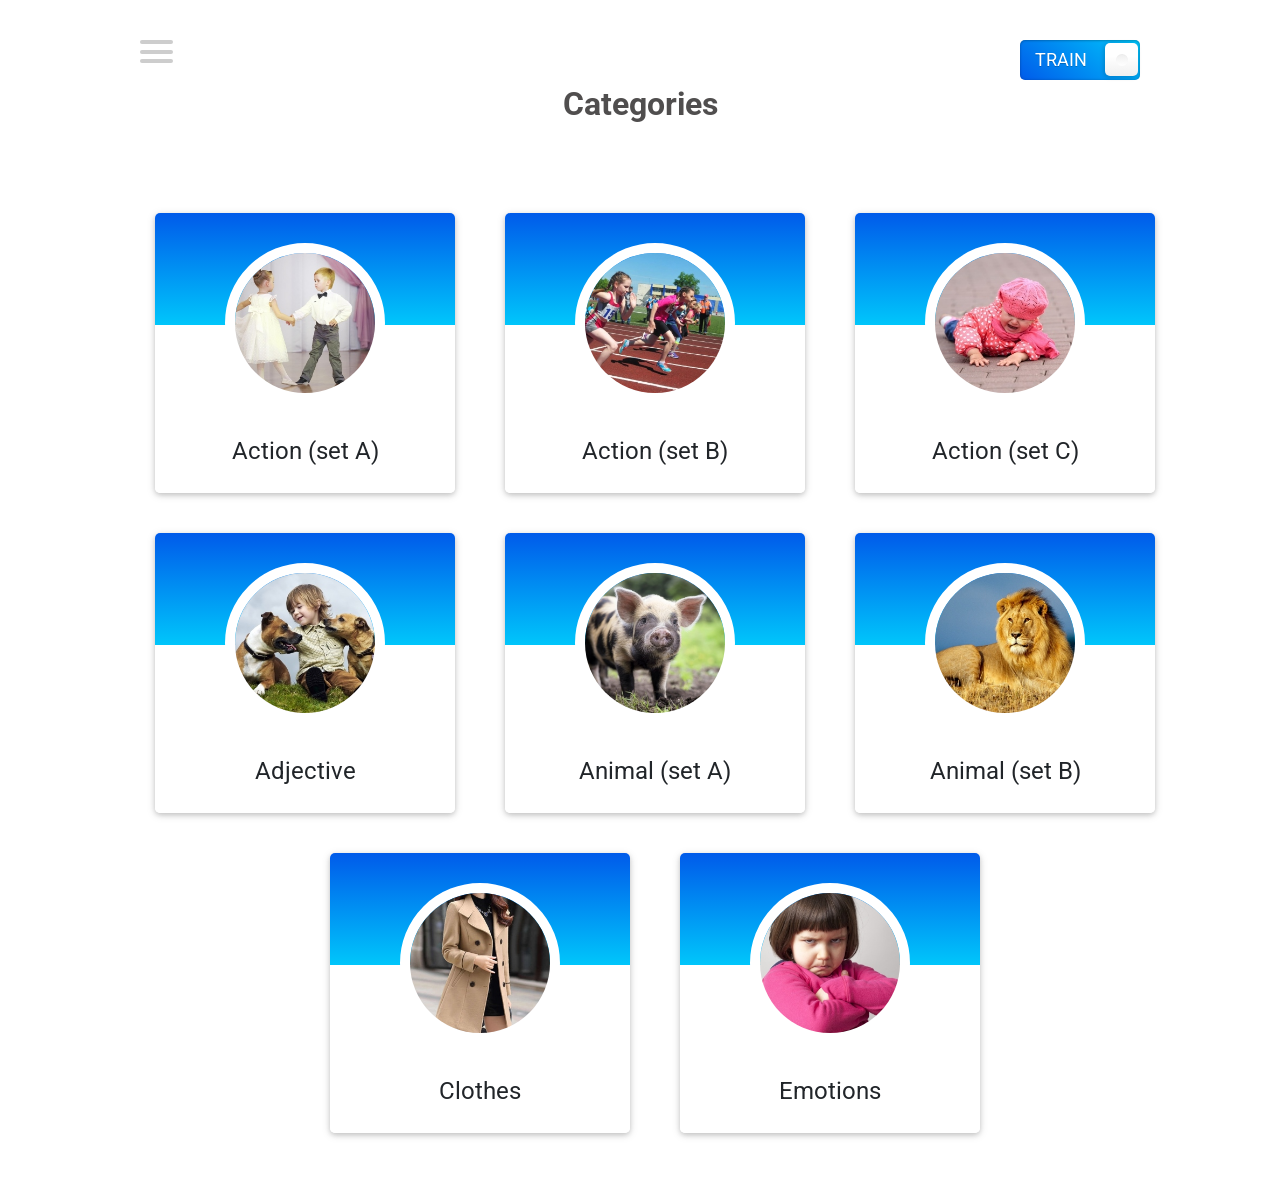
<file: index.html>
<!DOCTYPE html>
<html>
<head lang="en">
    <meta charset="UTF-8">
    <meta name="viewport" content="width=device-width, initial-scale=1.0">
    <link rel="icon" href="favicon.ico" type="images/x-icon">
    <title>English for kids</title>
    <link href="style.css" rel="stylesheet">
    <link href="https://fonts.googleapis.com/css?family=Roboto:400,700&amp;display=swap" rel="stylesheet">
</head>
<body>
    <header>
        <nav>
            <div class="burger-menu">
                <span class="hamburger"></span>
            </div>
            <ul class="menu blue" style="transform: translate(-100%);">
                <a class="menu-item active" href="./index.html">Main Page</a>
                <a class="menu-item" href="#/cards" data-id="1">Action (set A)</a>
                <a class="menu-item" href="#/cards" data-id="2">Action (set B)</a>
                <a class="menu-item" href="#/cards" data-id="3">Action (set C)</a>
                <a class="menu-item" href="#/cards" data-id="4">Adjective</a>
                <a class="menu-item" href="#/cards" data-id="5">Animal (set A)</a>
                <a class="menu-item" href="#/cards" data-id="6">Animal (set B)</a>
                <a class="menu-item" href="#/cards" data-id="7">Clothes</a>
                <a class="menu-item" href="#/cards" data-id="8">Emotion</a>
            </ul>
        </nav>
        <div class="switcher-container">
            <label class="switch">
                <input type="checkbox" class="switch-input" checked="">
                <span class="switch-label" data-on="Train" data-off="Play"></span>
                <span class="switch-handle"></span>
            </label>
        </div>
    </header>
    <main>
        <h1 class="title">categories</h1>
        <div class="stats-panel"></div>
        <button class="button-start" title="Start game">Start game</button>
        <div class="cards-container main-container">
            <a class="main-card blue"  href="#/cards" data-id="1">
                <img src="assets/img/dance.jpg" alt="Action (set A)" data-id="1">Action (set A)
            </a>
            <a class="main-card blue"  href="#/cards" data-id="2">
                <img src="assets/img/run.jpg" alt="Action (set B)" data-id="2">Action (set B)
            </a>
            <a class="main-card blue"  href="#/cards" data-id="3">
                <img src="assets/img/drop.jpg" alt="Action (set C)" data-id="3">Action (set C)
            </a>
            <a class="main-card blue"  href="#/cards" data-id="4">
                <img src="assets/img/friendly.jpg" alt="Adjective" data-id="4">Adjective
            </a>
            <a class="main-card blue"  href="#/cards" data-id="5">
                <img src="assets/img/pig.jpg" alt="Animal (set A)" data-id="5">Animal (set A)
            </a>
            <a class="main-card blue"  href="#/cards" data-id="6">
                <img src="assets/img/lion.jpg" alt="Animal (set B)" data-id="6">Animal (set B)
            </a>
            <a class="main-card blue"  href="#/cards" data-id="7">
                <img src="assets/img/coat.jpg" alt="Clothes" data-id="7">Clothes
            </a>
            <a class="main-card blue"  href="#/cards" data-id="8">
                <img src="assets/img/angry.jpg" alt="Emotions" data-id="8">Emotions
            </a>
        </div>
        <audio class="audio" preload="auto"></audio>
    </main>

    <script src="script.js"></script>
</body>
</html>
</file>
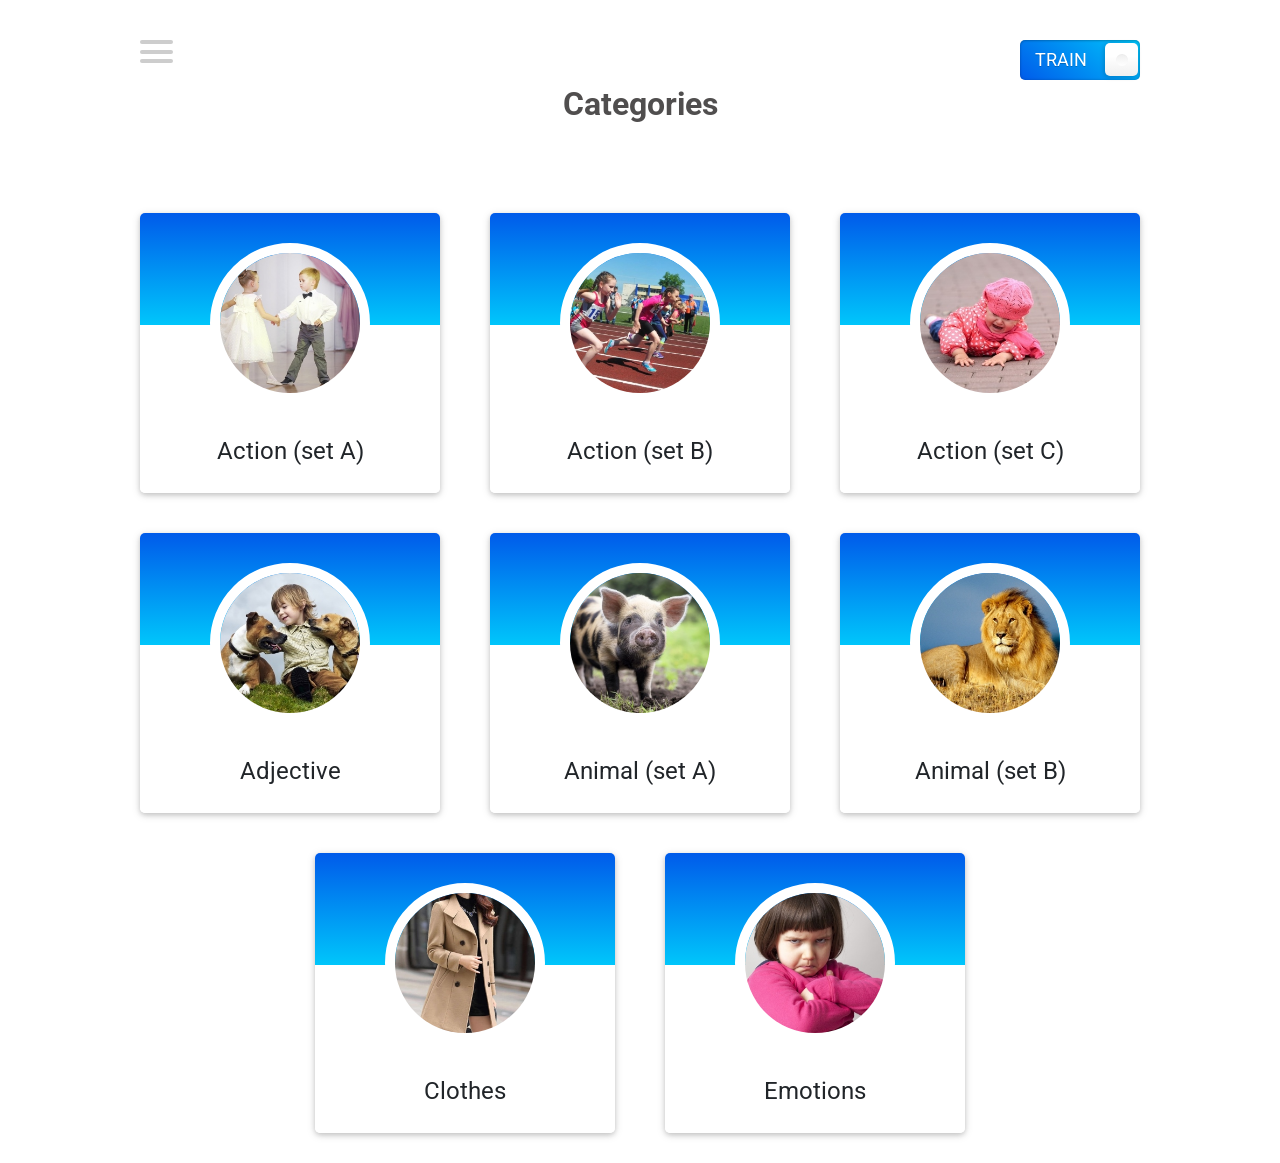
<file: english-for-kids/index.html>
<!DOCTYPE html>
<html>
<head lang="en">
    <meta charset="UTF-8">
    <link rel="icon" href="favicon.ico" type="images/x-icon">
    <title>English for kids</title>
    <link href="style.css" rel="stylesheet">
    <link href="https://fonts.googleapis.com/css?family=Roboto:400,700&amp;display=swap" rel="stylesheet">
</head>
<body>
    <header>
        <nav>
            <div class="burger-menu">
                <span class="hamburger"></span>
            </div>
            <ul class="menu blue" style="transform: translate(-100%);">
                <a class="menu-item active" href="./index.html">Main Page</a>
                <a class="menu-item" href="#/cards">Action (set A)</a>
                <a class="menu-item" href="#/cards">Action (set B)</a>
                <a class="menu-item" href="#/cards">Action (set C)</a>
                <a class="menu-item" href="#/cards">Adjective</a>
                <a class="menu-item" href="#/cards">Animal (set A)</a>
                <a class="menu-item" href="#/cards">Animal (set B)</a>
                <a class="menu-item" href="#/cards">Clothes</a>
                <a class="menu-item" href="#/cards">Emotion</a>
            </ul>
        </nav>
        <div class="switcher-container">
            <label class="switch">
                <input type="checkbox" class="switch-input" checked="">
                <span class="switch-label" data-on="Train" data-off="Play"></span>
                <span class="switch-handle"></span>
            </label>
        </div>
    </header>
    <main>
        <h1 class="title">categories</h1>
        <div class="stats-panel"></div>
        <div class="cards-container main-container">
            <a class="main-card blue"  data-id="1"><img src="assets/img/dance.jpg" alt="Action (set A)">Action (set A)</a>
            <a class="main-card blue" href="./cards.html" data-id="2"><img src="assets/img/run.jpg" alt="Action (set B)">Action (set B)</a>
            <a class="main-card blue" href="./cards.html" data-id="3"><img src="assets/img/drop.jpg" alt="Action (set C)">Action (set C)</a>
            <a class="main-card blue" href="./cards.html" data-id="4"><img src="assets/img/friendly.jpg" alt="Adjective">Adjective</a>
            <a class="main-card blue" href="./cards.html" data-id="5"><img src="assets/img/pig.jpg" alt="Animal (set A)">Animal (set A)</a>
            <a class="main-card blue" href="./cards.html" data-id="6"><img src="assets/img/lion.jpg" alt="Animal (set B)">Animal (set B)</a>
            <a class="main-card blue" href="./cards.html" data-id="7"><img src="assets/img/coat.jpg" alt="Clothes">Clothes</a>
            <a class="main-card blue" href="./cards.html" data-id="8"><img src="assets/img/angry.jpg" alt="Emotions">Emotions</a>
        </div>
    </main>

    <script type="module" src="script.js"></script>
</body>
</html>
</file>
<file: style.css>
body {
    margin: 0;
    padding: 0;
    background-repeat: no-repeat;
    background-position: center 180px;
    overflow-x: hidden;
    font-family: 'Roboto', sans-serif;
}

/* HEADER CONTAINER */

header {
    display: flex;
    -webkit-box-pack: justify;
    justify-content: space-between;
    width: 100%;
    height: 45px;
    max-width: 1350px;
    margin: 40px auto 0;
}

nav {
    position: relative;
}

.burger-menu {
    position: relative;
    width: 33px;
    height: 23px;
    z-index: 5;
}

.burger-menu:before {
    content: "";
    display: inline-block;
    position: absolute;
    background: #cdcdcd;
    border-radius: 5px;
    height: 4px;
    width: 100%;
    top: 0;
    left: 0;
    -webkit-transition: all .3s ease 0s;
    transition: all .3s ease 0s;
}

.hamburger {
    top: calc(50% - 1.5px);
}

.burger-menu:after, .hamburger {
    display: inline-block;
    position: absolute;
    background: #cdcdcd;
    border-radius: 5px;
    height: 4px;
    width: 100%;
    -webkit-transition: all .3s ease 0s;
    transition: all .3s ease 0s;
}

.burger-menu:after {
    content: "";
    bottom: 0;
    left: 0;
}

.burger-menu:hover {
    cursor: pointer;
}

.burger-menu.active-burger:before {
    -webkit-transform: rotate(45deg);
    transform: rotate(45deg);
    top: 8px;
}

.burger-menu.active-burger:after {
    -webkit-transform: rotate(-45deg);
    transform: rotate(-45deg);
    top: 8px;
}

.hamburger.active-burger {
    -webkit-transform: scale(0);
    transform: scale(0);
}

.menu {
    display: flex;
    -webkit-box-orient: vertical;
    -webkit-box-direction: normal;
    flex-direction: column;
    box-sizing: border-box;
    position: fixed;
    width: 380px;
    height: 100%;
    margin: -100px 0 0;
    padding: 125px 50px 50px;
    left: 0;
    list-style-type: none;
    -webkit-transition: -webkit-transform .5s cubic-bezier(.77,.2,.05,1);
    transition: -webkit-transform .5s cubic-bezier(.77,.2,.05,1);
    transition: transform .5s cubic-bezier(.77,.2,.05,1);
    transition: transform .5s cubic-bezier(.77,.2,.05,1),-webkit-transform .5s cubic-bezier(.77,.2,.05,1);
    -webkit-transform-origin: 0 0;
    transform-origin: 0 0;
    -webkit-transform: translate(-100%);
    transform: translate(-100%);
    z-index: 2;
    background: linear-gradient(40deg,#f09819,#ff5858);
}

.menu.blue {
    background: linear-gradient(40deg,#005bea,#00c6fb);
}

.menu-item {
    font-size: 22px;
    cursor: pointer;
    text-decoration: none;
    font-family: 'Roboto', sans-serif;
    padding: 10px;
    margin: 10px 0 0 60px;
    color: #fff;
    min-width: 145px;
    text-align: left;
}

.menu-item.active {
    text-decoration: underline;
}

.menu-item:hover {
    text-decoration: underline;
}

.switcher-container {
    position: relative;
}

.switch {
    right: 0;
    display: inline-block;
    vertical-align: top;
    width: 120px;
    height: 40px;
    background-color: #fff;
    border-radius: 5px;
    cursor: pointer;
}

.switch, .switch-input {
    position: absolute;
    top: 0;
}

.switch-input {
    left: 0;
    opacity: 0;
}

.switch-label {
    position: relative;
    display: block;
    height: inherit;
    font-size: 18px;
    line-height: 40px;
    text-transform: uppercase;
    background: linear-gradient(40deg,#ff5858,#f09819);
    border-radius: inherit;
    box-shadow: inset 0 1px 2px rgba(0,0,0,.12), inset 0 0 2px rgba(0,0,0,.15);
    -webkit-transition: .15s ease-out;
    transition: .15s ease-out;
}

.switch-label:after, .switch-label:before {
    position: absolute;
    top: 0;
    -webkit-transition: inherit;
    transition: inherit;
}

.switch-label:before {
    content: attr(data-off);
    right: 15px;
    color: #fff;
    text-shadow: 0 1px hsla(0,0%,100%,.5);
}

.switch-label:after {
    content: attr(data-on);
    left: 15px;
    color: #fff;
    text-shadow: 0 1px rgba(0,0,0,.2);
    opacity: 0;
}

.switch-handle {
    position: absolute;
    top: 3px;
    left: 6px;
    width: 33px;
    height: 33px;
    background: #fff;
    border-radius: 5px;
    box-shadow: 1px 1px 5px rgba(0,0,0,.2);
    background-image: -webkit-gradient(linear,left top,left bottom,color-stop(40%,#fff),to(#f0f0f0));
    background-image: linear-gradient(180deg,#fff 40%,#f0f0f0);
    -webkit-transition: left .15s ease-out;
    transition: left .15s ease-out;
}

.switch-handle:before {
    content: "";
    position: absolute;
    top: 50%;
    left: 50%;
    margin: -6px 0 0 -6px;
    width: 12px;
    height: 12px;
    background: #f9f9f9;
    border-radius: 6px;
    box-shadow: inset 0 1px rgba(0,0,0,.02);
    background-image: -webkit-gradient(linear,left top,left bottom,from(#eee),to(#fff));
    background-image: linear-gradient(180deg,#eee,#fff);
}

.switch-input:checked~.switch-label {
    background: linear-gradient(40deg,#005bea,#00c6fb);
    box-shadow: inset 0 1px 2px rgba(0,0,0,.15), inset 0 0 3px rgba(0,0,0,.2);
}

.switch-input:checked~.switch-handle {
    left: 85px;
    box-shadow: -1px 1px 5px rgba(0,0,0,.2);
}

.switch-input:checked~.switch-label:after {
    opacity: 1;
}

.switch-input:checked~.switch-label:before {
    opacity: 0;
}

/* CONTAINER WITH CARDS */

main {
    display: flex;
    flex-direction: column;
    align-items: center;
    padding-bottom: 40px;
}

.title {
    padding: 0;
    margin: 0;
    color: #504e4e;
    text-align: center;
}

.title:first-letter {
    text-transform: uppercase;
}

h1 {
    font-size: 2em;
    margin: .67em 0;
}

.stats-panel {
    display: flex;
    justify-content: flex-end;
    width: 100%;
    height: 60px;
    overflow: hidden;
}

.correct, .error {
    flex-shrink: 0;
    width: 40px;
    height: 40px;
    background-repeat: no-repeat;
    background-position: 50% center;
}

.failure, .success {
    background-size: contain;
    flex-shrink: 0;
    width: 100%;
    height: 400px;
    background-repeat: no-repeat;
    background-position: 50% center;
}

.error {
    background-image: url(./assets/img/errorAnswer.png);
}

.correct {
    background-image: url(./assets/img/correctAnswer.png);
}

.failure {
    background-image: url(./assets/img/failure.jpg);
}

.success {
    background-image: url(./assets/img/success.jpg);
}

.cards-container, .main-card {
    display: -webkit-box;
    display: flex;
}


.cards-container {
    flex-wrap: wrap;
    -webkit-box-pack: center;
    justify-content: center;
    padding: 10px 15px;
    max-width: 1440px;
    width: 100%;
    margin: auto;
}

.main-card.blue {
    background: -webkit-gradient(linear,left top,left bottom,from(#005bea),color-stop(40%,#00c6fb),color-stop(0,#fff),to(#fff));
    background: linear-gradient(180deg,#005bea,#00c6fb 40%,#fff 0,#fff);
}

.main-card {
    width: 300px;
    height: 280px;
    border-radius: 5px;
    box-shadow: 0 2px 5px 0 rgba(0,0,0,.16), 0 2px 10px 0 rgba(0,0,0,.12);
    color: #212529;
    -webkit-box-orient: vertical;
    -webkit-box-direction: normal;
    flex-direction: column;
    font-family: Roboto;
    font-size: 24px;
    line-height: 36px;
    font-weight: 400;
    text-align: center;
    text-decoration: none;
    background: -webkit-gradient(linear,left top,left bottom,from(#ff5858),color-stop(40%,#f09819),color-stop(0,#fff),to(#fff));
    background: linear-gradient(180deg,#ff5858,#f09819 40%,#fff 0,#fff);
    margin: 20px 25px;
    cursor: pointer;
    -webkit-transition: .3s;
    transition: .3s;
}

.main-card img {
    width: 140px;
    height: 140px;
    border-radius: 50%;
    border: 10px solid #fff;
    -o-object-fit: cover;
    object-fit: cover;
    margin: 30px auto;
}

.main-card:hover {
    box-shadow: 0 10px 20px rgba(0,0,0,.4);
}

.card-container {
    -webkit-perspective: 500px;
    perspective: 500px;
}

.card {
    position: relative;
    -webkit-transform-style: preserve-3d;
    transform-style: preserve-3d;
    display: -webkit-box;
    display: flex;
    box-sizing: border-box;
    -webkit-box-pack: end;
    justify-content: flex-end;
    width: 300px;
    height: 250px;
    border: 1px solid #ccc;
    border-radius: 5px;
    margin: 20px 25px;
    box-shadow: 0 1px 3px 0 #ccc;
    box-shadow: 0 1px 2px 0 rgba(0,0,0,.4);
    -webkit-transition: box-shadow .25s linear,-webkit-transform .7s;
    transition: box-shadow .25s linear,-webkit-transform .7s;
    transition: box-shadow .25s linear,transform .7s;
    transition: box-shadow .25s linear,transform .7s,-webkit-transform .7s;
}

.back, .front {
    display: -webkit-box;
    display: flex;
    position: absolute;
    width: 100%;
    top: 0;
    bottom: 0;
    background-repeat: no-repeat;
    -webkit-transition: .3s;
    transition: .3s;
    -webkit-backface-visibility: hidden;
    backface-visibility: hidden;
}

.card-end {
    -webkit-filter: grayscale(100%);
    -moz-filter: grayscale(100%);
    -ms-filter: grayscale(100%);
    -o-filter: grayscale(100%);
    filter: grayscale(100%);
}

.card-header {
    margin-top: 200px;
    padding: 0 15px;
    font-family: Roboto;
    font-size: 24px;
    line-height: 45px;
    text-align: center;
    width: 100%;
    pointer-events: none;
    background: #fff;
    color: #212529;
}

.back, .card-cover .front {
    background-size: cover;
    background-position: 50%;
}

.back {
    -webkit-transform: rotateY(180deg);
    transform: rotateY(180deg);
}

.card.translate {
    -webkit-transform: rotateY(180deg);
    transform: rotateY(180deg);
}

.rotate {
    position: absolute;
    width: 50px;
    height: 50px;
    background-image: url(./assets/img/rotate.png);
    background-size: 32px;
    background-repeat: no-repeat;
    background-position: center 16px;
    bottom: 5px;
    right: 5px;
    -webkit-transition: .3s;
    transition: .3s;
    -webkit-filter: grayscale(1);
    filter: grayscale(1);
    -webkit-backface-visibility: hidden;
    backface-visibility: hidden;
}

.rotate:hover {
    -webkit-filter: none;
    filter: none;
}

.card:hover {
    box-shadow: -1px 5px 15px 0 rgba(0,0,0,.5);
    cursor: pointer;
}

.button-start {
    display: none;
    padding: 10px 30px;
    color: #fff;
    background-color: #ff8052;
    border: none;
    border-radius: 5px;
    outline: none;
    transition: padding .3s,filter .3s;
    margin: 0 auto;
}

.button-start_show {
    display: block;
}

.button-start_repeat {
    width: 50px;
    height: 50px;
    padding: 0;
    font-size: 0;
    background-color: transparent;
    background-image: url(./assets/img/sync-alt-solid.svg);
    background-repeat: no-repeat;
    background-position: 50%;
    background-size: 70%;
    border-width: 0;
    border-radius: 50%;
}

audio:not([controls]) {
    display: none;
    height: 0;
}

audio, canvas, progress, video {
    display: inline-block;
    vertical-align: baseline;
}

button, html input[type=button],
input[type=reset], input[type=submit] {
    -webkit-appearance: button;
    cursor: pointer;
}

button, select {
    text-transform: none;
}

button {
    overflow: visible;
}

.none {
    display: none;
}

/* RESPONSIVE */

@media only screen and (min-width: 1171px) and (max-width:1430px){
    header {
        max-width: 1000px;
    }

    .stats-panel {
        max-width: 1000px;
    }
}

@media only screen and (min-width: 992px) and (max-width:1170px){
    header {
        max-width: 800px;
    }

    .stats-panel {
        max-width: 800px;
    }
}

@media only screen and (min-width: 768px) and (max-width:991px){
    header {
        max-width: 730px;
    }

    .stats-panel {
        max-width: 730px;
    }
}

@media only screen and (min-width: 480px) and (max-width:767px){
    header {
        max-width: 400px;
    }

    .stats-panel {
        max-width: 400px;
    }
}

@media only screen and (min-width: 320px) and (max-width:479px){
    header {
        max-width: 290px;
    }

    .stats-panel {
        max-width: 290px;
    }
}

@media (hover: hover) {
    .button-start_repeat:hover {
        filter: invert(1);
    }
}
</file>
<file: english-for-kids/style.css>
body {
    margin: 0;
    padding: 0;
    background-repeat: no-repeat;
    background-position: center 180px;
    overflow-x: hidden;
    font-family: 'Roboto', sans-serif;
}

/* HEADER CONTAINER */

header {
    display: flex;
    -webkit-box-pack: justify;
    justify-content: space-between;
    width: 100%;
    height: 45px;
    max-width: 1350px;
    margin: 40px auto 0;
}

nav {
    position: relative;
}

.burger-menu {
    position: relative;
    width: 33px;
    height: 23px;
    z-index: 5;
}

.burger-menu:before {
    content: "";
    display: inline-block;
    position: absolute;
    background: #cdcdcd;
    border-radius: 5px;
    height: 4px;
    width: 100%;
    top: 0;
    left: 0;
    -webkit-transition: all .3s ease 0s;
    transition: all .3s ease 0s;
}

.hamburger {
    top: calc(50% - 1.5px);
}

.burger-menu:after, .hamburger {
    display: inline-block;
    position: absolute;
    background: #cdcdcd;
    border-radius: 5px;
    height: 4px;
    width: 100%;
    -webkit-transition: all .3s ease 0s;
    transition: all .3s ease 0s;
}

.burger-menu:after {
    content: "";
    bottom: 0;
    left: 0;
}

.burger-menu:hover {
    cursor: pointer;
}

.burger-menu.active-burger:before {
    -webkit-transform: rotate(45deg);
    transform: rotate(45deg);
    top: 8px;
}

.burger-menu.active-burger:after {
    -webkit-transform: rotate(-45deg);
    transform: rotate(-45deg);
    top: 8px;
}

.hamburger.active-burger {
    -webkit-transform: scale(0);
    transform: scale(0);
}

.menu {
    display: flex;
    -webkit-box-orient: vertical;
    -webkit-box-direction: normal;
    flex-direction: column;
    box-sizing: border-box;
    position: fixed;
    width: 380px;
    height: 100%;
    margin: -100px 0 0;
    padding: 125px 50px 50px;
    left: 0;
    list-style-type: none;
    -webkit-transition: -webkit-transform .5s cubic-bezier(.77,.2,.05,1);
    transition: -webkit-transform .5s cubic-bezier(.77,.2,.05,1);
    transition: transform .5s cubic-bezier(.77,.2,.05,1);
    transition: transform .5s cubic-bezier(.77,.2,.05,1),-webkit-transform .5s cubic-bezier(.77,.2,.05,1);
    -webkit-transform-origin: 0 0;
    transform-origin: 0 0;
    -webkit-transform: translate(-100%);
    transform: translate(-100%);
    z-index: 2;
    background: linear-gradient(40deg,#f09819,#ff5858);
}

.menu.blue {
    background: linear-gradient(40deg,#005bea,#00c6fb);
}

.menu-item {
    font-size: 22px;
    cursor: pointer;
    text-decoration: none;
    font-family: 'Roboto', sans-serif;
    padding: 10px;
    margin: 10px 0 0 60px;
    color: #fff;
    min-width: 145px;
    text-align: left;
}

.menu-item.active {
    text-decoration: underline;
}

.menu-item:hover {
    text-decoration: underline;
}

.switcher-container {
    position: relative;
}

.switch {
    right: 0;
    display: inline-block;
    vertical-align: top;
    width: 120px;
    height: 40px;
    background-color: #fff;
    border-radius: 5px;
    cursor: pointer;
}

.switch, .switch-input {
    position: absolute;
    top: 0;
}

.switch-input {
    left: 0;
    opacity: 0;
}

.switch-label {
    position: relative;
    display: block;
    height: inherit;
    font-size: 18px;
    line-height: 40px;
    text-transform: uppercase;
    background: linear-gradient(40deg,#ff5858,#f09819);
    border-radius: inherit;
    box-shadow: inset 0 1px 2px rgba(0,0,0,.12), inset 0 0 2px rgba(0,0,0,.15);
    -webkit-transition: .15s ease-out;
    transition: .15s ease-out;
}

.switch-label:after, .switch-label:before {
    position: absolute;
    top: 0;
    -webkit-transition: inherit;
    transition: inherit;
}

.switch-label:before {
    content: attr(data-off);
    right: 15px;
    color: #fff;
    text-shadow: 0 1px hsla(0,0%,100%,.5);
}

.switch-label:after {
    content: attr(data-on);
    left: 15px;
    color: #fff;
    text-shadow: 0 1px rgba(0,0,0,.2);
    opacity: 0;
}

.switch-handle {
    position: absolute;
    top: 3px;
    left: 6px;
    width: 33px;
    height: 33px;
    background: #fff;
    border-radius: 5px;
    box-shadow: 1px 1px 5px rgba(0,0,0,.2);
    background-image: -webkit-gradient(linear,left top,left bottom,color-stop(40%,#fff),to(#f0f0f0));
    background-image: linear-gradient(180deg,#fff 40%,#f0f0f0);
    -webkit-transition: left .15s ease-out;
    transition: left .15s ease-out;
}

.switch-handle:before {
    content: "";
    position: absolute;
    top: 50%;
    left: 50%;
    margin: -6px 0 0 -6px;
    width: 12px;
    height: 12px;
    background: #f9f9f9;
    border-radius: 6px;
    box-shadow: inset 0 1px rgba(0,0,0,.02);
    background-image: -webkit-gradient(linear,left top,left bottom,from(#eee),to(#fff));
    background-image: linear-gradient(180deg,#eee,#fff);
}

.switch-input:checked~.switch-label {
    background: linear-gradient(40deg,#005bea,#00c6fb);
    box-shadow: inset 0 1px 2px rgba(0,0,0,.15), inset 0 0 3px rgba(0,0,0,.2);
}

.switch-input:checked~.switch-handle {
    left: 85px;
    box-shadow: -1px 1px 5px rgba(0,0,0,.2);
}

.switch-input:checked~.switch-label:after {
    opacity: 1;
}

.switch-input:checked~.switch-label:before {
    opacity: 0;
}

/* CONTAINER WITH CARDS */

.title {
    padding: 0;
    margin: 0;
    color: #504e4e;
    text-align: center;
}

.title:first-letter {
    text-transform: uppercase;
}

h1 {
    font-size: 2em;
    margin: .67em 0;
}

.stats-panel {
    display: flex;
    justify-content: flex-end;
    width: 100%;
    height: 60px;
    overflow: hidden;
}

.cards-container, .main-card {
    display: -webkit-box;
    display: flex;
}


.cards-container {
    flex-wrap: wrap;
    -webkit-box-pack: center;
    justify-content: center;
    padding: 10px 15px;
    max-width: 1440px;
    margin: auto;
}

.main-card.blue {
    background: -webkit-gradient(linear,left top,left bottom,from(#005bea),color-stop(40%,#00c6fb),color-stop(0,#fff),to(#fff));
    background: linear-gradient(180deg,#005bea,#00c6fb 40%,#fff 0,#fff);
}

.main-card {
    width: 300px;
    height: 280px;
    border-radius: 5px;
    box-shadow: 0 2px 5px 0 rgba(0,0,0,.16), 0 2px 10px 0 rgba(0,0,0,.12);
    color: #212529;
    -webkit-box-orient: vertical;
    -webkit-box-direction: normal;
    flex-direction: column;
    font-family: Roboto;
    font-size: 24px;
    line-height: 36px;
    font-weight: 400;
    text-align: center;
    text-decoration: none;
    background: -webkit-gradient(linear,left top,left bottom,from(#ff5858),color-stop(40%,#f09819),color-stop(0,#fff),to(#fff));
    background: linear-gradient(180deg,#ff5858,#f09819 40%,#fff 0,#fff);
    margin: 20px 25px;
    cursor: pointer;
    -webkit-transition: .3s;
    transition: .3s;
}

.main-card img {
    width: 140px;
    height: 140px;
    border-radius: 50%;
    border: 10px solid #fff;
    -o-object-fit: cover;
    object-fit: cover;
    margin: 30px auto;
}

.main-card:hover {
    box-shadow: 0 10px 20px rgba(0,0,0,.4);
}

.card-container {
    -webkit-perspective: 500px;
    perspective: 500px;
}

.card {
    position: relative;
    -webkit-transform-style: preserve-3d;
    transform-style: preserve-3d;
    display: -webkit-box;
    display: flex;
    box-sizing: border-box;
    -webkit-box-pack: end;
    justify-content: flex-end;
    width: 300px;
    height: 250px;
    border: 1px solid #ccc;
    border-radius: 5px;
    margin: 20px 25px;
    box-shadow: 0 1px 3px 0 #ccc;
    box-shadow: 0 1px 2px 0 rgba(0,0,0,.4);
    -webkit-transition: box-shadow .25s linear,-webkit-transform .7s;
    transition: box-shadow .25s linear,-webkit-transform .7s;
    transition: box-shadow .25s linear,transform .7s;
    transition: box-shadow .25s linear,transform .7s,-webkit-transform .7s;
}

.back, .front {
    display: -webkit-box;
    display: flex;
    position: absolute;
    width: 100%;
    top: 0;
    bottom: 0;
    background-size: contain;
    background-repeat: no-repeat;
    -webkit-transition: .3s;
    transition: .3s;
    -webkit-backface-visibility: hidden;
    backface-visibility: hidden;
}

.card-header {
    margin-top: 200px;
    padding: 0 15px;
    font-family: Roboto;
    font-size: 24px;
    line-height: 45px;
    text-align: center;
    width: 100%;
    pointer-events: none;
    background: #fff;
    color: #212529;
}

.back, .card-cover .front {
    background-size: cover;
    background-position: 50%;
}

.back {
    -webkit-transform: rotateY(180deg);
    transform: rotateY(180deg);
}

.card.translate {
    -webkit-transform: rotateY(180deg);
    transform: rotateY(180deg);
}

.rotate {
    position: absolute;
    width: 50px;
    height: 50px;
    background-image: url(./assets/img/rotate.png);
    background-size: 32px;
    background-repeat: no-repeat;
    background-position: center 16px;
    bottom: 5px;
    right: 5px;
    -webkit-transition: .3s;
    transition: .3s;
    -webkit-filter: grayscale(1);
    filter: grayscale(1);
    -webkit-backface-visibility: hidden;
    backface-visibility: hidden;
}

.rotate:hover {
    -webkit-filter: none;
    filter: none;
}

.card:hover {
    box-shadow: -1px 5px 15px 0 rgba(0,0,0,.5);
    cursor: pointer;
}

/* RESPONSIVE */

@media only screen and (max-width: 730px) {
    header {
        max-width: 300px;
    }
}

@media only screen and (max-width: 1080px) {
    header {
        max-width: 650px;
    }
}

@media only screen and (max-width: 1430px) {
    header {
        max-width: 1000px;
    }
}
</file>
